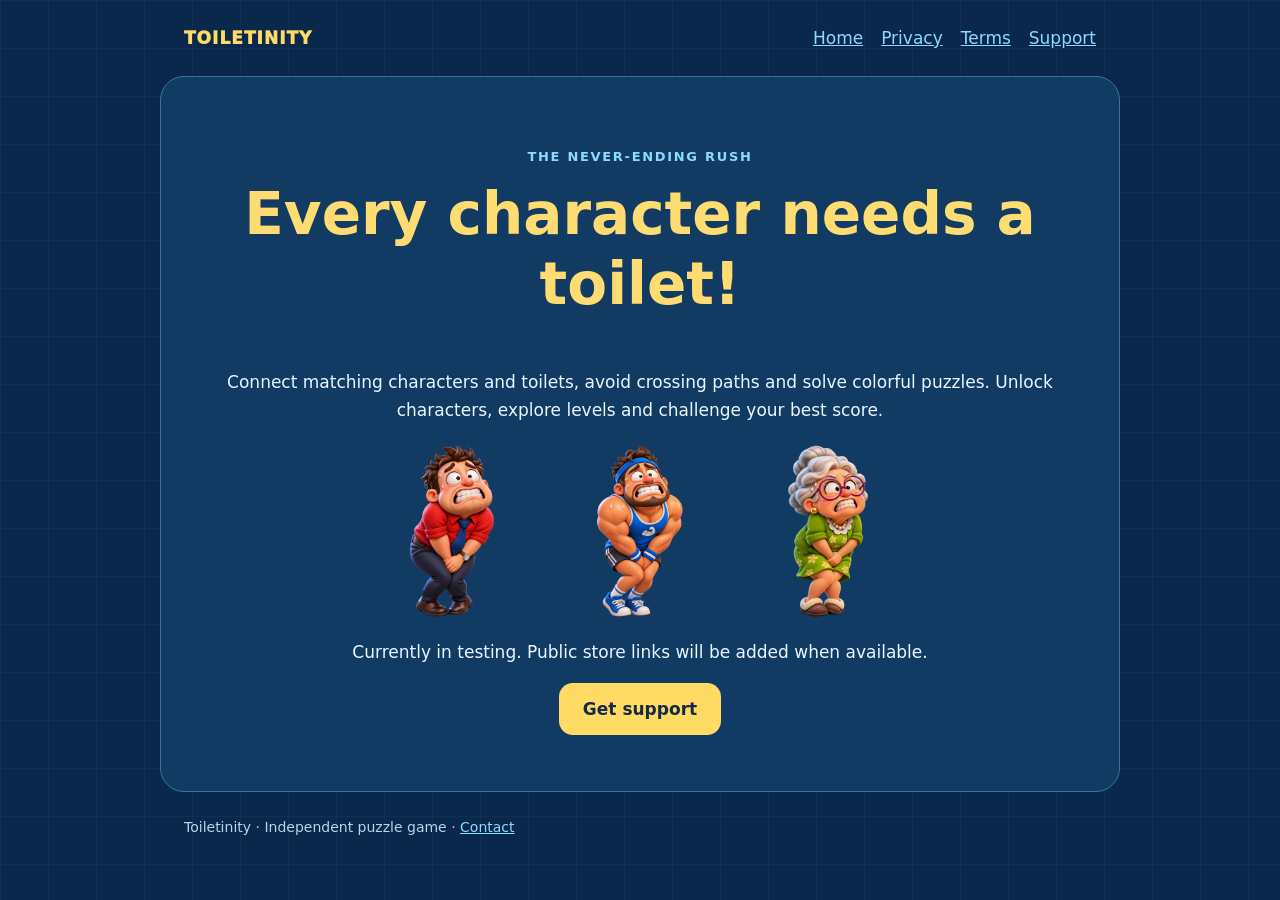
<file: index.html>
<!doctype html><html lang="en"><head><meta charset="utf-8"><meta name="viewport" content="width=device-width,initial-scale=1"><title>The never-ending rush | Toiletinity</title><link rel="stylesheet" href="style.css"></head><body><header><a class="brand" href="index.html">TOILETINITY</a><nav aria-label="Main navigation"><a href="index.html">Home</a><a href="privacy.html">Privacy</a><a href="terms.html">Terms</a><a href="support.html">Support</a></nav></header><main><section class="hero"><p class="tag">THE NEVER-ENDING RUSH</p><h1>Every character needs a toilet!</h1><p>Connect matching characters and toilets, avoid crossing paths and solve colorful puzzles. Unlock characters, explore levels and challenge your best score.</p><div class="characters"><img src="assets/boss.png" alt="Boss character"><img src="assets/gym_bro.png" alt="Gym character"><img src="assets/grandma.png" alt="Grandma character"></div><p>Currently in testing. Public store links will be added when available.</p><a class="button" href="support.html">Get support</a></section></main><footer>Toiletinity · Independent puzzle game · <a href="mailto:toiletinity@gmail.com">Contact</a></footer></body></html>
</file>
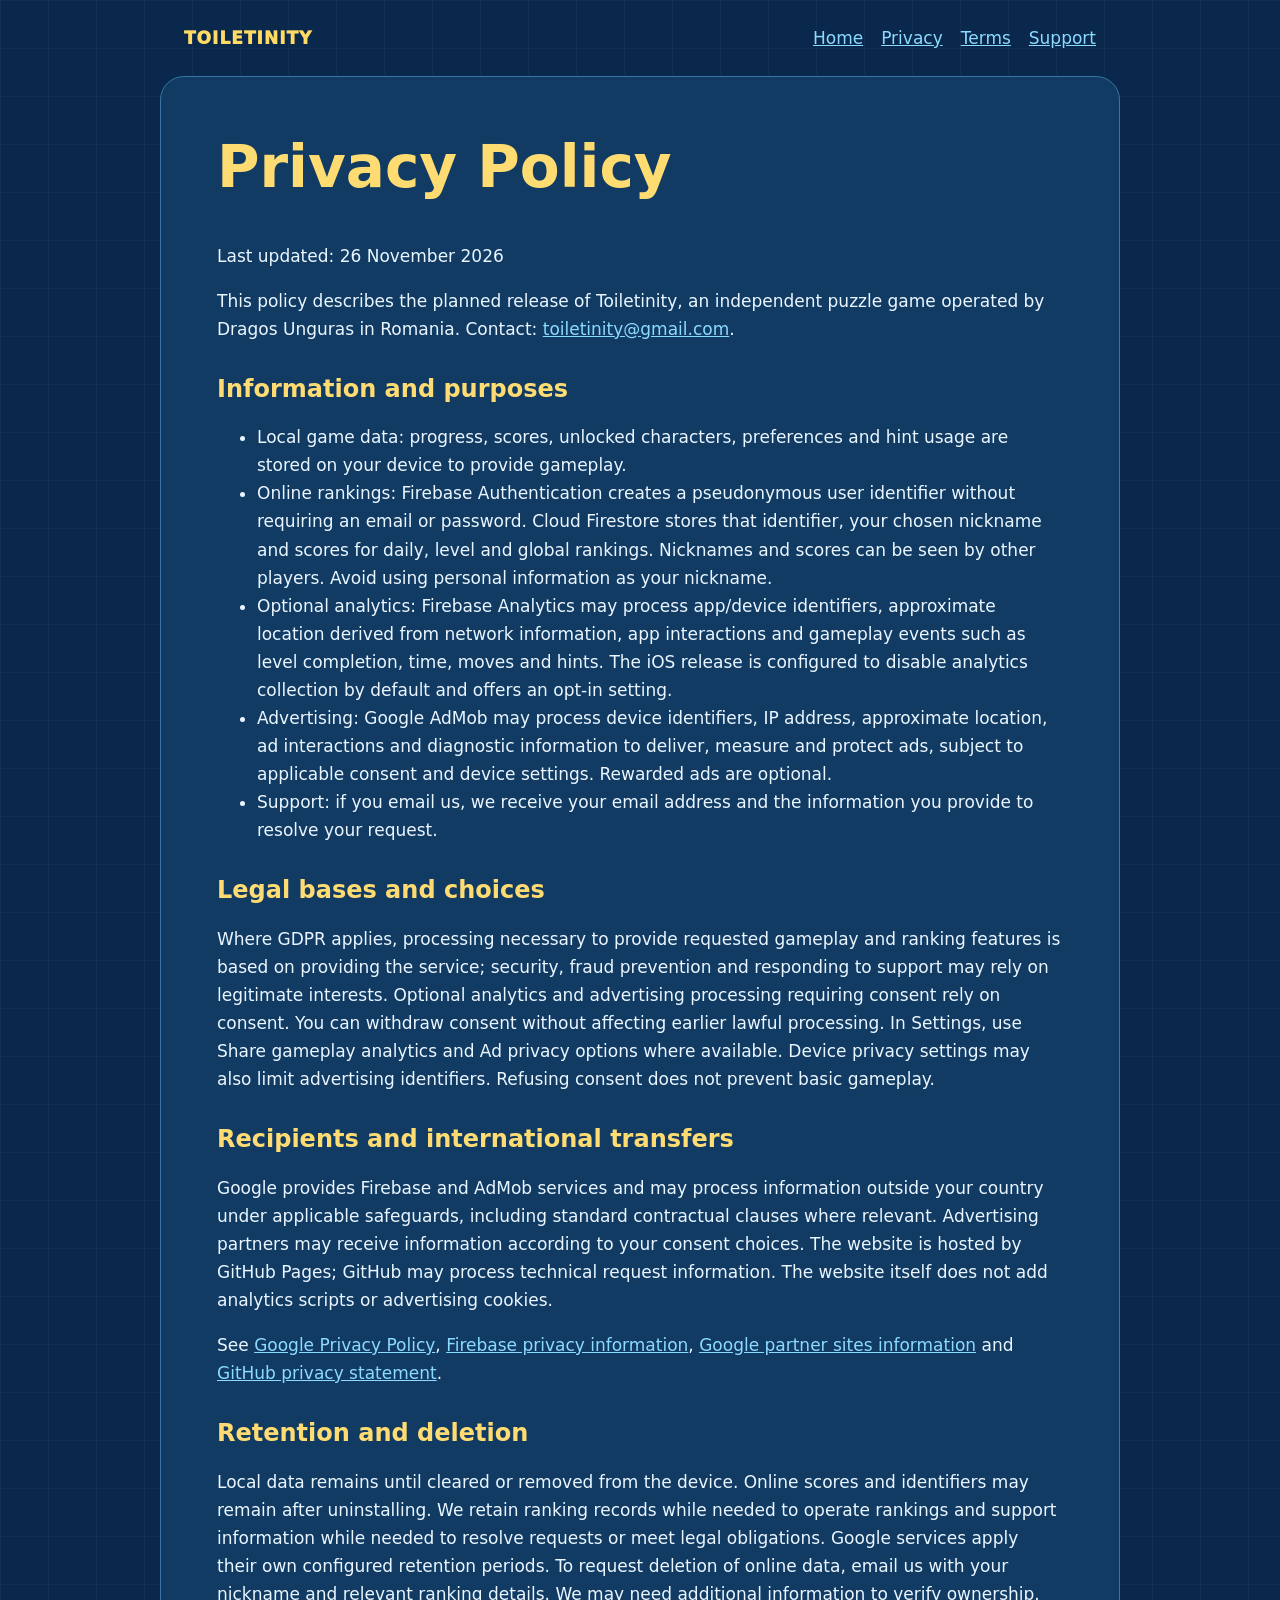
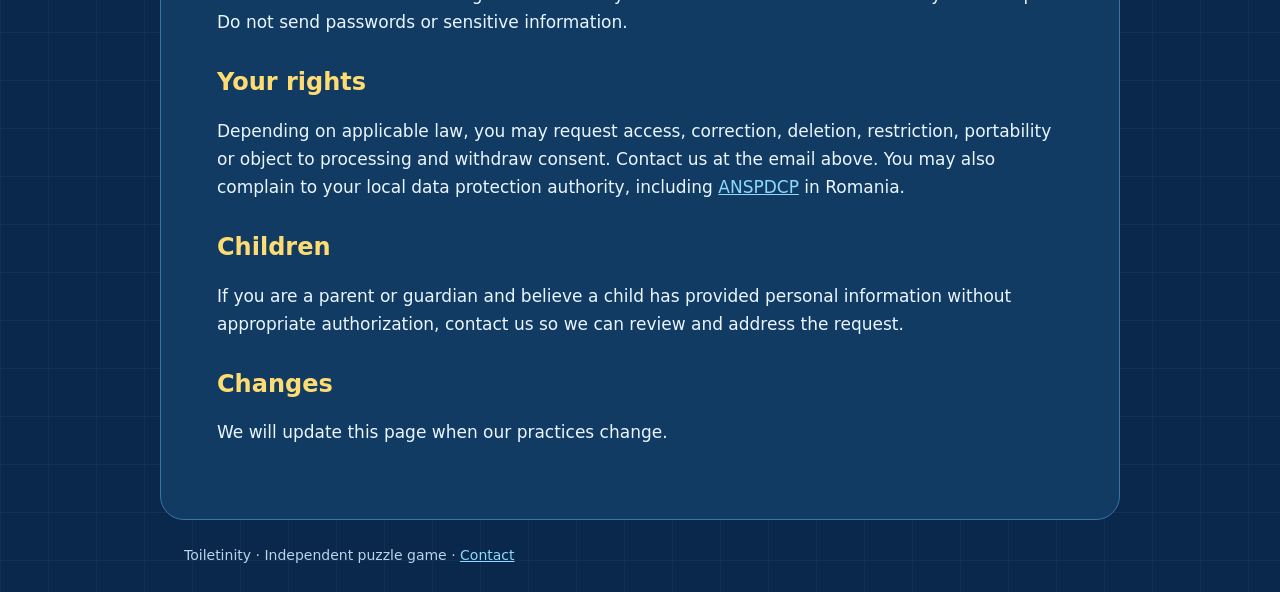
<file: privacy.html>
<!doctype html><html lang="en"><head><meta charset="utf-8"><meta name="viewport" content="width=device-width,initial-scale=1"><title>Privacy Policy | Toiletinity</title><link rel="stylesheet" href="style.css"></head><body><header><a class="brand" href="index.html">TOILETINITY</a><nav aria-label="Main navigation"><a href="index.html">Home</a><a href="privacy.html">Privacy</a><a href="terms.html">Terms</a><a href="support.html">Support</a></nav></header><main><h1>Privacy Policy</h1><p>Last updated: 26 November 2026</p><p>This policy describes the planned release of Toiletinity, an independent puzzle game operated by Dragos Unguras in Romania. Contact: <a href="mailto:toiletinity@gmail.com">toiletinity@gmail.com</a>.</p><h2>Information and purposes</h2><ul><li>Local game data: progress, scores, unlocked characters, preferences and hint usage are stored on your device to provide gameplay.</li><li>Online rankings: Firebase Authentication creates a pseudonymous user identifier without requiring an email or password. Cloud Firestore stores that identifier, your chosen nickname and scores for daily, level and global rankings. Nicknames and scores can be seen by other players. Avoid using personal information as your nickname.</li><li>Optional analytics: Firebase Analytics may process app/device identifiers, approximate location derived from network information, app interactions and gameplay events such as level completion, time, moves and hints. The iOS release is configured to disable analytics collection by default and offers an opt-in setting.</li><li>Advertising: Google AdMob may process device identifiers, IP address, approximate location, ad interactions and diagnostic information to deliver, measure and protect ads, subject to applicable consent and device settings. Rewarded ads are optional.</li><li>Support: if you email us, we receive your email address and the information you provide to resolve your request.</li></ul><h2>Legal bases and choices</h2><p>Where GDPR applies, processing necessary to provide requested gameplay and ranking features is based on providing the service; security, fraud prevention and responding to support may rely on legitimate interests. Optional analytics and advertising processing requiring consent rely on consent. You can withdraw consent without affecting earlier lawful processing. In Settings, use Share gameplay analytics and Ad privacy options where available. Device privacy settings may also limit advertising identifiers. Refusing consent does not prevent basic gameplay.</p><h2>Recipients and international transfers</h2><p>Google provides Firebase and AdMob services and may process information outside your country under applicable safeguards, including standard contractual clauses where relevant. Advertising partners may receive information according to your consent choices. The website is hosted by GitHub Pages; GitHub may process technical request information. The website itself does not add analytics scripts or advertising cookies.</p><p>See <a href="https://policies.google.com/privacy">Google Privacy Policy</a>, <a href="https://firebase.google.com/support/privacy">Firebase privacy information</a>, <a href="https://policies.google.com/technologies/partner-sites">Google partner sites information</a> and <a href="https://docs.github.com/en/site-policy/privacy-policies/github-general-privacy-statement">GitHub privacy statement</a>.</p><h2>Retention and deletion</h2><p>Local data remains until cleared or removed from the device. Online scores and identifiers may remain after uninstalling. We retain ranking records while needed to operate rankings and support information while needed to resolve requests or meet legal obligations. Google services apply their own configured retention periods. To request deletion of online data, email us with your nickname and relevant ranking details. We may need additional information to verify ownership. Do not send passwords or sensitive information.</p><h2>Your rights</h2><p>Depending on applicable law, you may request access, correction, deletion, restriction, portability or object to processing and withdraw consent. Contact us at the email above. You may also complain to your local data protection authority, including <a href="https://www.dataprotection.ro/">ANSPDCP</a> in Romania.</p><h2>Children</h2><p>If you are a parent or guardian and believe a child has provided personal information without appropriate authorization, contact us so we can review and address the request.</p><h2>Changes</h2><p>We will update this page when our practices change.</p></main><footer>Toiletinity · Independent puzzle game · <a href="mailto:toiletinity@gmail.com">Contact</a></footer></body></html>
</file>
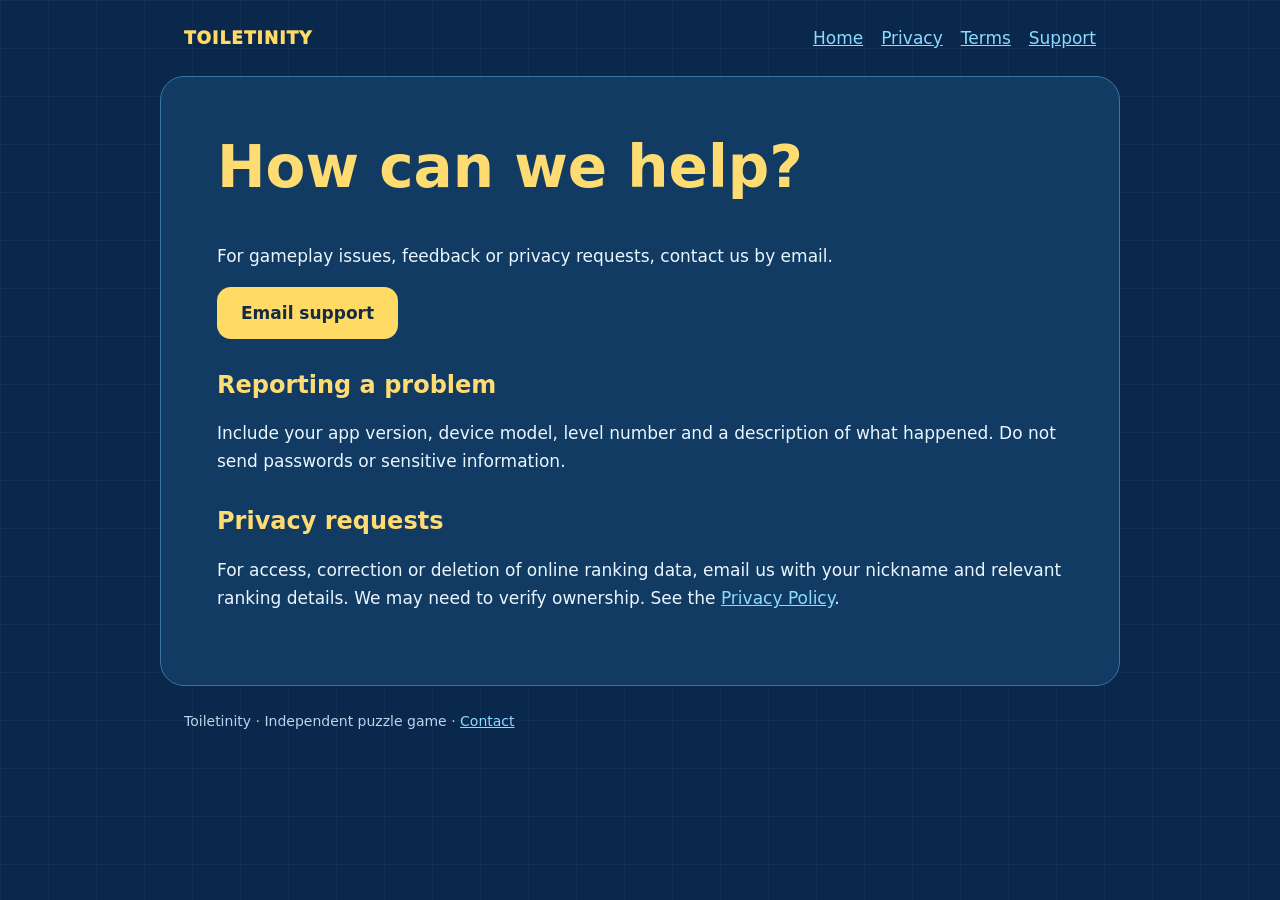
<file: support.html>
<!doctype html><html lang="en"><head><meta charset="utf-8"><meta name="viewport" content="width=device-width,initial-scale=1"><title>Support | Toiletinity</title><link rel="stylesheet" href="style.css"></head><body><header><a class="brand" href="index.html">TOILETINITY</a><nav aria-label="Main navigation"><a href="index.html">Home</a><a href="privacy.html">Privacy</a><a href="terms.html">Terms</a><a href="support.html">Support</a></nav></header><main><h1>How can we help?</h1><p>For gameplay issues, feedback or privacy requests, contact us by email.</p><a class="button" href="mailto:toiletinity@gmail.com?subject=Toiletinity%20Support">Email support</a><h2>Reporting a problem</h2><p>Include your app version, device model, level number and a description of what happened. Do not send passwords or sensitive information.</p><h2>Privacy requests</h2><p>For access, correction or deletion of online ranking data, email us with your nickname and relevant ranking details. We may need to verify ownership. See the <a href="privacy.html">Privacy Policy</a>.</p></main><footer>Toiletinity · Independent puzzle game · <a href="mailto:toiletinity@gmail.com">Contact</a></footer></body></html>
</file>
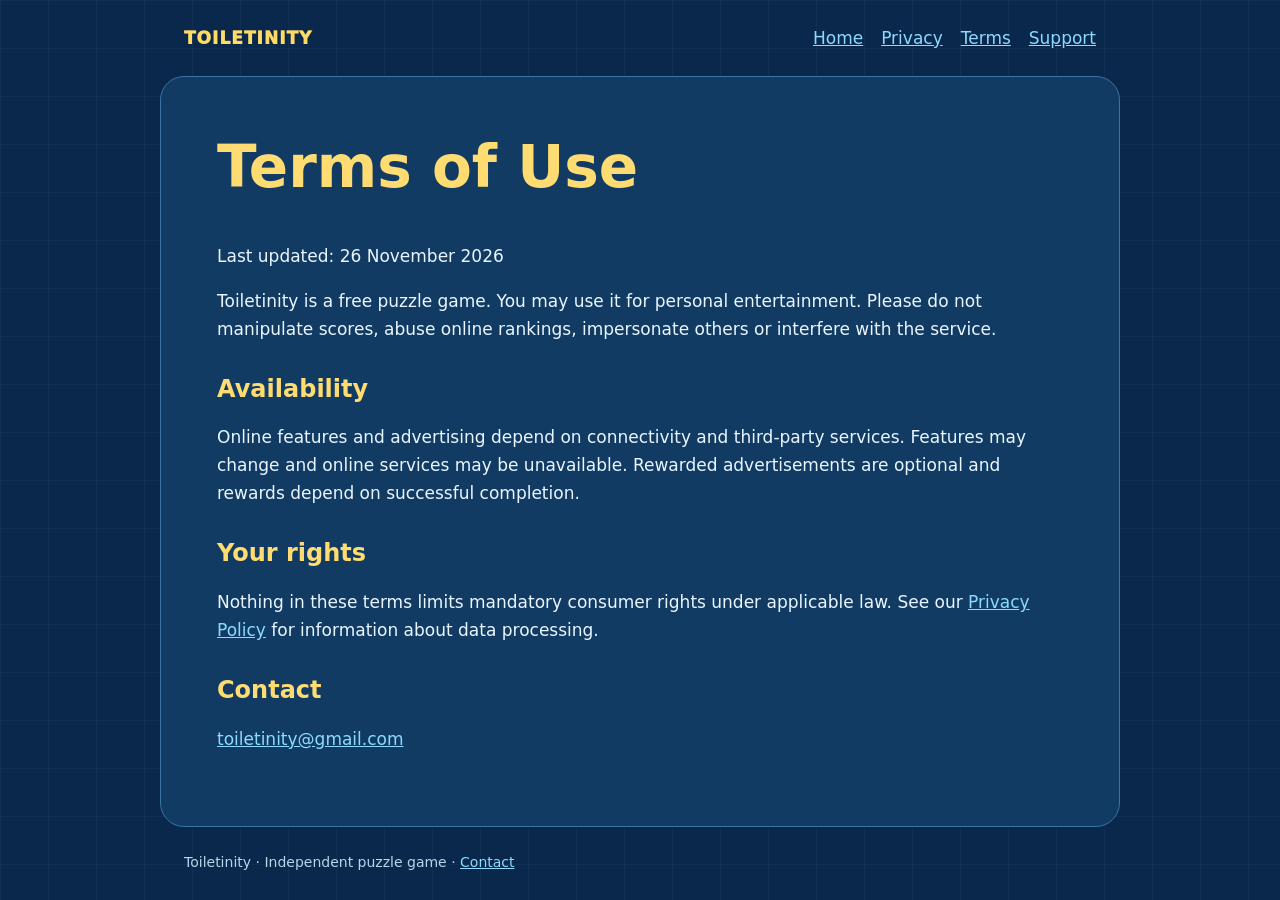
<file: terms.html>
<!doctype html><html lang="en"><head><meta charset="utf-8"><meta name="viewport" content="width=device-width,initial-scale=1"><title>Terms of Use | Toiletinity</title><link rel="stylesheet" href="style.css"></head><body><header><a class="brand" href="index.html">TOILETINITY</a><nav aria-label="Main navigation"><a href="index.html">Home</a><a href="privacy.html">Privacy</a><a href="terms.html">Terms</a><a href="support.html">Support</a></nav></header><main><h1>Terms of Use</h1><p>Last updated: 26 November 2026</p><p>Toiletinity is a free puzzle game. You may use it for personal entertainment. Please do not manipulate scores, abuse online rankings, impersonate others or interfere with the service.</p><h2>Availability</h2><p>Online features and advertising depend on connectivity and third-party services. Features may change and online services may be unavailable. Rewarded advertisements are optional and rewards depend on successful completion.</p><h2>Your rights</h2><p>Nothing in these terms limits mandatory consumer rights under applicable law. See our <a href="privacy.html">Privacy Policy</a> for information about data processing.</p><h2>Contact</h2><p><a href="mailto:toiletinity@gmail.com">toiletinity@gmail.com</a></p></main><footer>Toiletinity · Independent puzzle game · <a href="mailto:toiletinity@gmail.com">Contact</a></footer></body></html>
</file>
<file: style.css>
*{box-sizing:border-box}body{margin:0;font:17px/1.65 system-ui,sans-serif;color:#eaf6ff;background:#09284c;background-image:linear-gradient(#ffffff08 1px,transparent 1px),linear-gradient(90deg,#ffffff08 1px,transparent 1px);background-size:48px 48px}header,main,footer{max-width:960px;margin:auto;padding:24px}header{display:flex;flex-wrap:wrap;justify-content:space-between;align-items:center;gap:16px}nav{display:flex;gap:18px;flex-wrap:wrap}a{color:#8cdaff}a:focus-visible{outline:3px solid #ffdc72} .brand{font-weight:950;color:#ffda65;text-decoration:none;letter-spacing:.06em}main{background:#123b64;border:1px solid #3974a3;border-radius:24px;padding:clamp(22px,5vw,56px)}h1,h2{line-height:1.2;color:#ffdc72}h1{font-size:clamp(32px,6vw,58px);margin-top:0}h2{font-size:24px;margin-top:32px}.hero{text-align:center}.characters{display:flex;justify-content:center;align-items:end;gap:8px}.characters img{width:30%;max-width:180px;object-fit:contain}.button{display:inline-block;background:#ffda65;color:#142b43;padding:12px 24px;border-radius:14px;text-decoration:none;font-weight:800}footer{font-size:14px;color:#b8d5e9}p,li{overflow-wrap:anywhere}.tag{letter-spacing:.13em;font-size:13px;font-weight:bold;color:#8cdaff}
</file>
